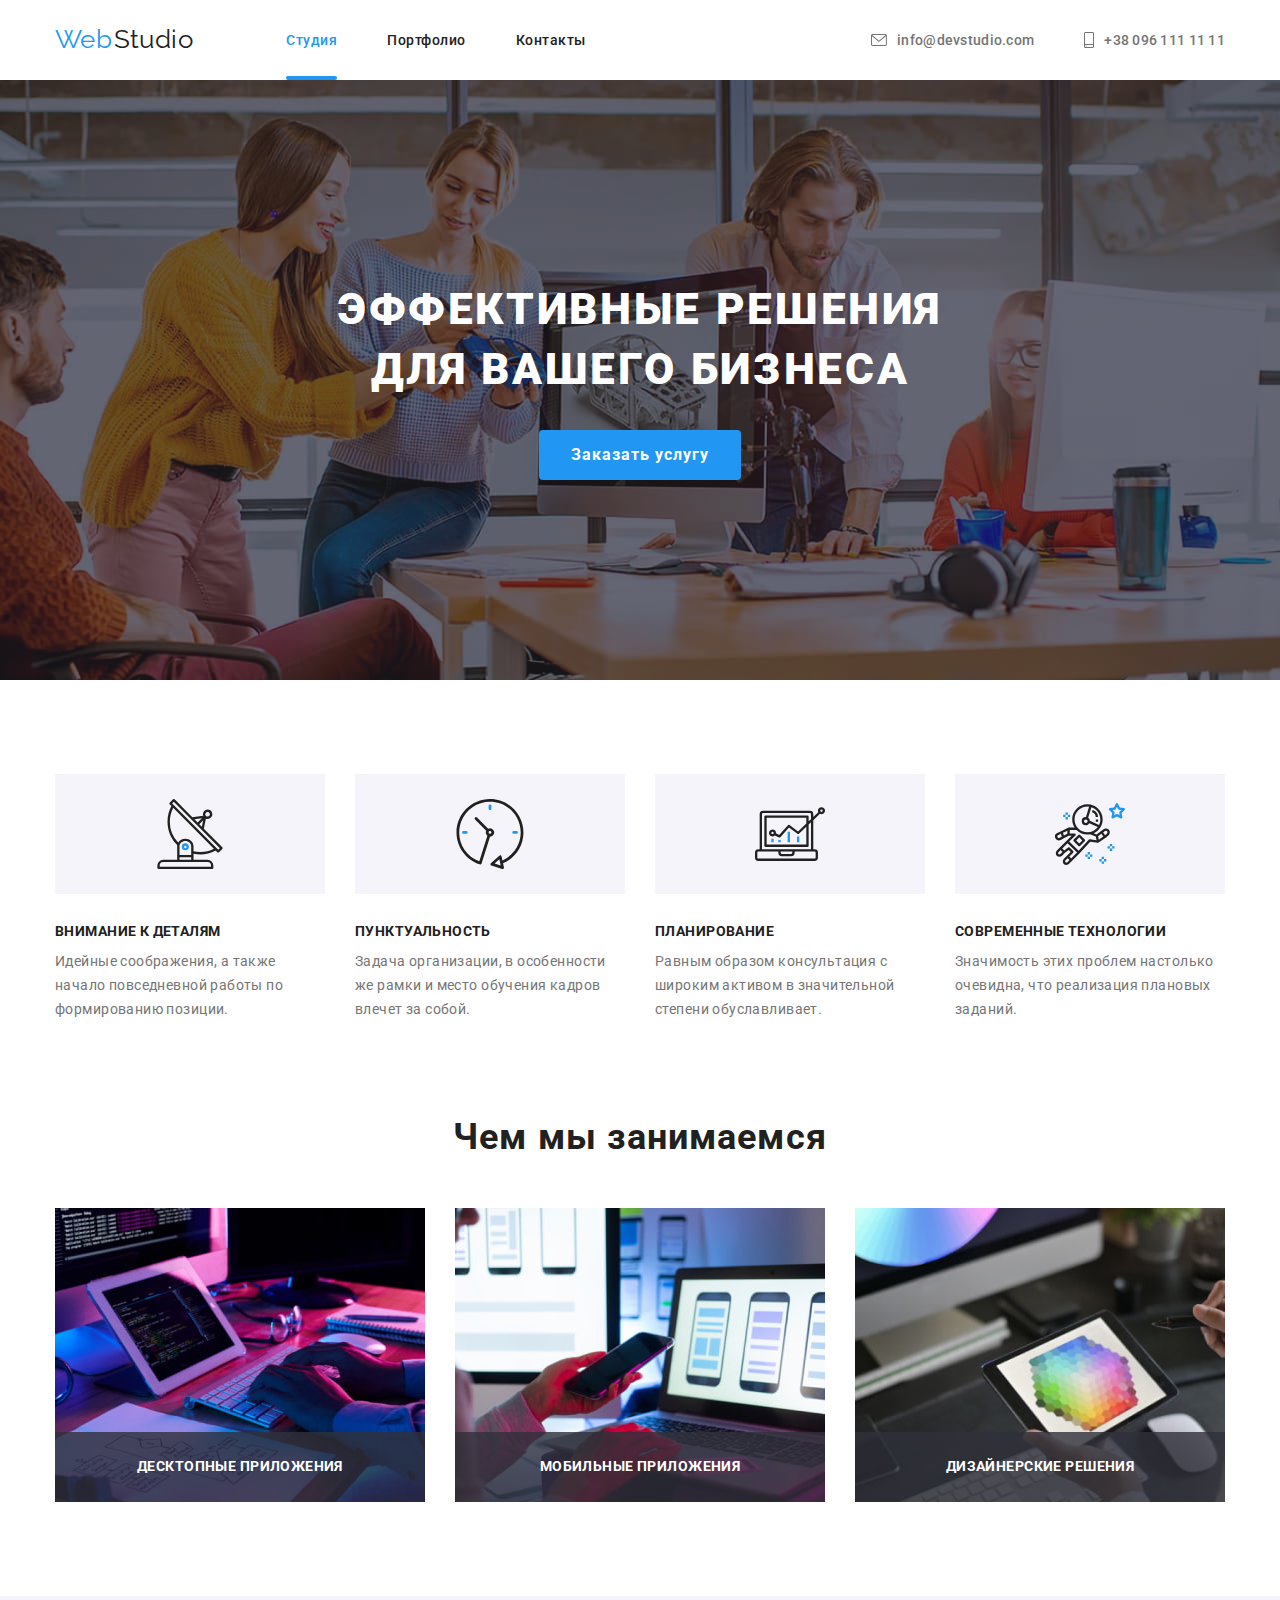
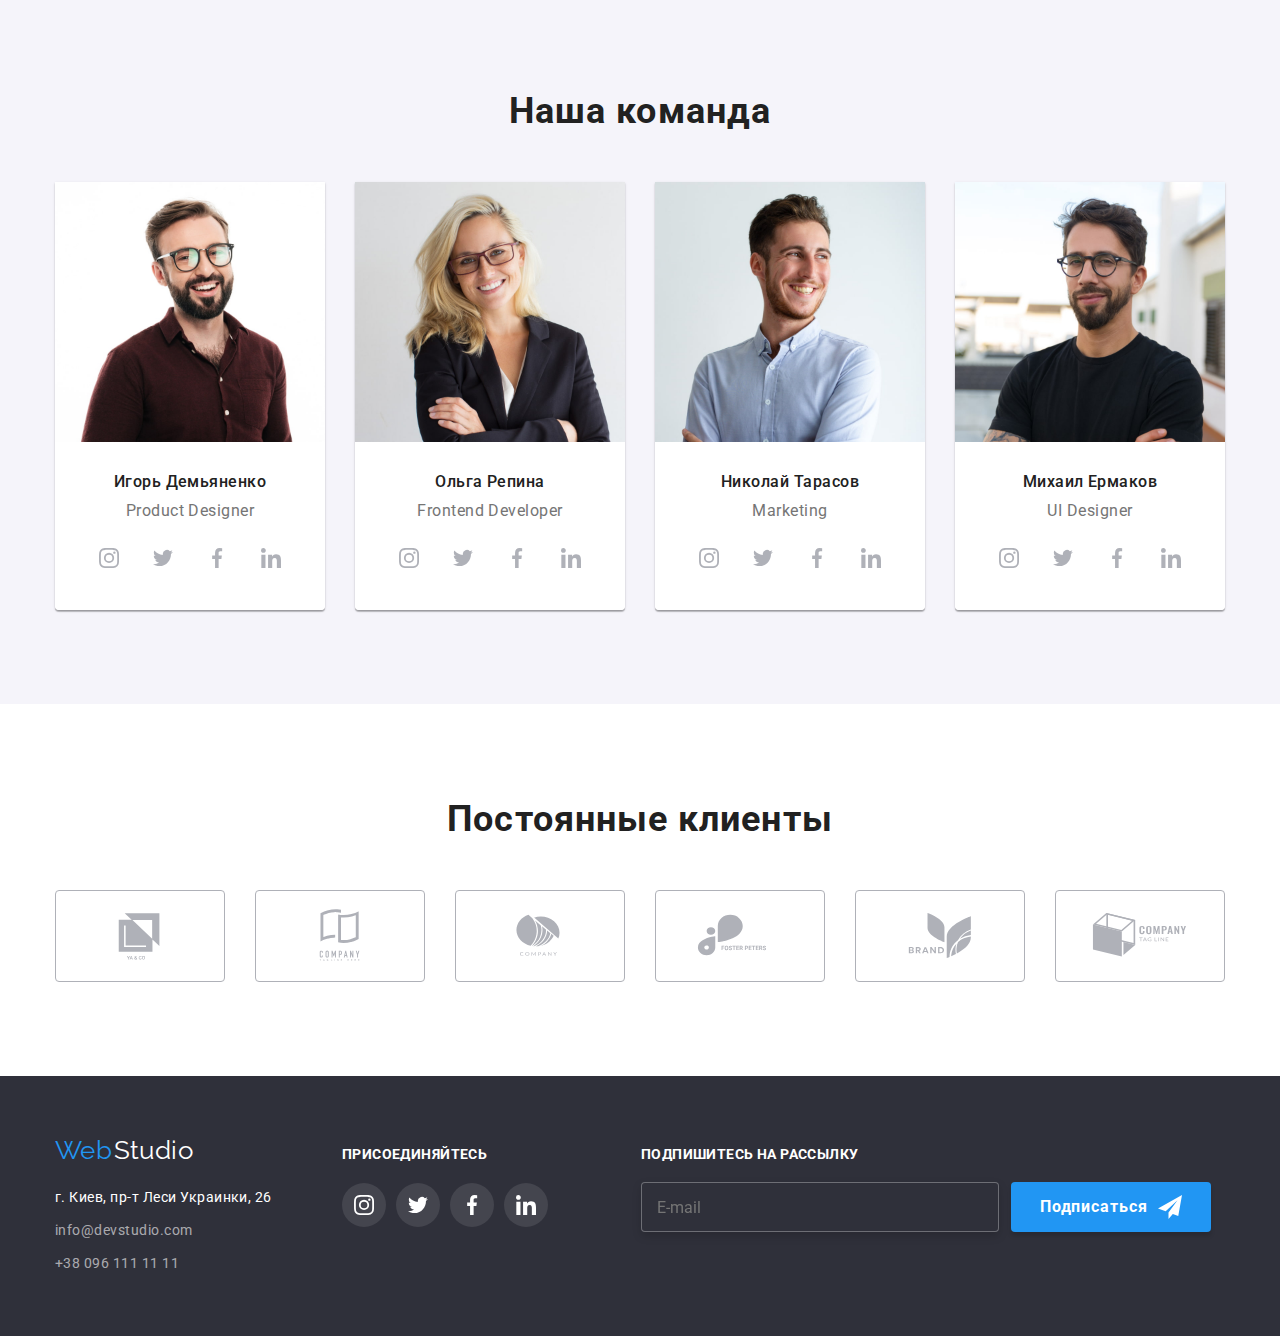
<file: index.html>
<!DOCTYPE html>
<html lang="ru">
  <head>
    <meta charset="UTF-8" />
    <meta http-equiv="X-UA-Compatible" content="IE=edge" />
    <meta name="viewport" content="width=device-width, initial-scale=1.0" />
    <title>WebStudio</title>
    <link
      href="https://fonts.googleapis.com/css2?family=Raleway:wght@700&family=Roboto:wght@400;500;700;900&display=swap"
      rel="stylesheet"
    />
    <link
      rel="stylesheet"
      href="https://cdnjs.cloudflare.com/ajax/libs/modern-normalize/1.0.0/modern-normalize.min.css"
    />
    <link rel="stylesheet" href="css/main.min.css"
  </head>
  <!-- Project Body -->
  <body>
    <!-- Header -->
    <header class="page-header">
      <div class="container page-header__container">
        <!-- Navigation -->
        <nav class="site-nav">
          <a href="index.html" class="logo">
            <span class="logo__item">
              Web
            </span>
            Studio
          </a>
          <ul class="site-nav__list">
            <li class="site-nav__item">
              <a class="site-nav__link site-nav__link--active" href="./index.html">Студия</a>
            </li>
            <li class="site-nav__item">
              <a class="site-nav__link" href="./portfolio.html">Портфолио</a>
            </li>
            <li class="site-nav__item">
              <a class="site-nav__link">Контакты</a>
            </li>
          </ul>
        </nav>
        <ul class="contacts-list">
          <li class="contacts-list__item">
            <a class="contacts-list__link" href="mailto:info@devstudio.com">
              <svg class="contacts-list__mail-icon">
                <use href="./images/sprite.svg#envelope"></use>
              </svg>
              info@devstudio.com
            </a>
          </li>
          <li class="contacts-list__item">
            <a class="contacts-list__link" href="tel:+380961111111">
              <svg class="contacts-list__tel-icon">
                <use href="./images/sprite.svg#smartphone"></use>
              </svg>
              +38 096 111 11 11
            </a>
          </li>
        </ul>
      </div>
    </header>
    <!-- Main Content -->
    <main>
      <!-- Hero Section -->
      <section class="hero">
        <div class="container">
          <h1 class="hero__title">
            Эффективные решения
            <br />
            для вашего бизнеса
          </h1>
          <button data-modal-open type="button" class="hero__button">Заказать услугу</button>
        </div>
      </section>
      <section class="feature-section">
        <!-- Feature Section -->
        <div class="container">
          <ul class="feature-list">
            <li class="feature-list__item">
              <div class="feature-list__icon-wrapper">
                <svg width="70" height="70">
                  <use href="./images/sprite.svg#antenna"></use>
                </svg>
              </div>
              <h3 class="feature-list__title">Внимание к деталям</h3>
              <p class="feature-list__description">
                Идейные соображения, а также начало повседневной работы по
                формированию позиции.
              </p>
            </li>
            <li class="feature-list__item">
              <div class="feature-list__icon-wrapper">
                <svg width="70" height="70">
                  <use href="./images/sprite.svg#clock"></use>
                </svg>
              </div>
              <h3 class="feature-list__title">Пунктуальность</h3>
              <p class="feature-list__description">
                Задача организации, в особенности же рамки и место обучения
                кадров влечет за собой.
              </p>
            </li>
            <li class="feature-list__item">
              <div class="feature-list__icon-wrapper">
                <svg width="70" height="70">
                  <use href="./images/sprite.svg#diagram"></use>
                </svg>
              </div>
              <h3 class="feature-list__title">Планирование</h3>
              <p class="feature-list__description">
                Равным образом консультация с широким активом в значительной
                степени обуславливает.
              </p>
            </li>
            <li class="feature-list__item">
              <div class="feature-list__icon-wrapper">
                <svg width="70" height="70">
                  <use href="./images/sprite.svg#astronaut"></use>
                </svg>
              </div>
              <h3 class="feature-list__title">Современные технологии</h3>
              <p class="feature-list__description">
                Значимость этих проблем настолько очевидна, что реализация
                плановых заданий.
              </p>
            </li>
          </ul>
        </div>
      </section>
      <!-- About Section -->
      <section class="about-section">
        <div class="container">
          <h2 class="section-title">Чем мы занимаемся</h2>
          <ul class="about-list">

            <li class="about-list__item">
              <div class="about-list__thumb">
                <img
                src="./images/image01.jpg"
                alt="Десктопные приложения"
                height="294"
                width="370"
                />
                <div class="about-list__text-wrapper">
                  <p class="about-list__text-position">Десктопные приложения</p>
                </div>
              </div>
            </li>

            <li class="about-list__item">
              <div class="about-list__thumb">
                <img
                src="./images/image02.jpg"
                alt="Мобильные приложения"
                height="294"
                width="370"
                />
                <div class="about-list__text-wrapper">
                  <p class="about-list__text-position">Мобильные приложения</p>
                </div>
              </div>
            </li>

            <li class="about-list__item">
              <div class="about-list__thumb">
                <img
                src="./images/image03.jpg"
                alt="Дизайнерские решения"
                height="294"
                width="370"
                />
                <div class="about-list__text-wrapper">
                  <p class="about-list__text-position">Дизайнерские решения</p>
                </div>
              </div>
            </li>

          </ul>
        </div>
      </section>
      <!-- Team Section -->
      <section class="team-section team-section--centered">
        <div class="container">
          <h2 class="section-title">Наша команда</h2>
          <!-- Team Card Set -->
          <ul class="team-list">
            <!-- Team member one -->
            <li class="team-list__item">
              <img
                class="team-list__card-image"
                src="./images/img-card-01.jpg"
                alt="Product Designer"
                height="260"
                width="270"
              />
              <div class="team-list__wrapper">
                <h3 class="team-list__title-name">Игорь Демьяненко</h3>
                <p class="team-list__profession">Product Designer</p>
                <!-- Social Media -->
                <ul class="social-media">
                  <li class="social-media__item">
                    <a class="social-media__link" href="">
                      <svg class="social-media__icon">
                        <use href="./images/sprite.svg#instagram"></use>
                      </svg>
                    </a>
                  </li>
                  <li class="social-media__item">
                    <a class="social-media__link" href="">
                      <svg class="social-media__icon">
                        <use href="./images/sprite.svg#twitter"></use>
                      </svg>
                    </a>
                  </li>
                  <li class="social-media__item">
                    <a class="social-media__link" href="">
                      <svg class="social-media__icon">
                        <use href="./images/sprite.svg#facebook"></use>
                      </svg>
                    </a>
                  </li>
                  <li class="social-media__item">
                    <a class="social-media__link" href="">
                      <svg class="social-media__icon">
                        <use href="./images/sprite.svg#linkedin"></use>
                      </svg>
                    </a>
                  </li>
                </ul>
              </div>
            </li>
            <!-- Team member two -->
            <li class="team-list__item">
              <img
                class="team-list__card-image"
                src="./images/img-card-02.jpg"
                alt="Product Designer"
                height="260"
                width="270"
              />
              <div class="team-list__wrapper">
                <h3 class="team-list__title-name">Ольга Репина</h3>
                <p class="team-list__profession">Frontend Developer</p>
                <!-- Social Media -->
                <ul class="social-media">
                  <li class="social-media__item">
                    <a class="social-media__link social-media__link--team-sm" href="">
                      <svg class="social-media__icon">
                        <use href="./images/sprite.svg#instagram"></use>
                      </svg>
                    </a>
                  </li>
                  <li class="social-media__item">
                    <a class="social-media__link" href="">
                      <svg class="social-media__icon">
                        <use href="./images/sprite.svg#twitter"></use>
                      </svg>
                    </a>
                  </li>
                  <li class="social-media__item">
                    <a class="social-media__link" href="">
                      <svg class="social-media__icon">
                        <use href="./images/sprite.svg#facebook"></use>
                      </svg>
                    </a>
                  </li>
                  <li class="social-media__item">
                    <a class="social-media__link" href="">
                      <svg class="social-media__icon">
                        <use href="./images/sprite.svg#linkedin"></use>
                      </svg>
                    </a>
                  </li>
                </ul>
              </div>
            </li>
            <!-- Team member three -->
            <li class="team-list__item">
              <img
                class="team-list__card-image"
                src="./images/img-card-03.jpg"
                alt="Product Designer"
                height="260"
                width="270"
              />
              <div class="team-list__wrapper">
                <h3 class="team-list__title-name">Николай Тарасов</h3>
                <p class="team-list__profession">Marketing</p>
                <!-- Social Media -->
                <ul class="social-media">
                  <li class="social-media__item">
                    <a class="social-media__link social-media__link--team-sm" href="">
                      <svg class="social-media__icon">
                        <use href="./images/sprite.svg#instagram"></use>
                      </svg>
                    </a>
                  </li>
                  <li class="social-media__item">
                    <a class="social-media__link" href="">
                      <svg class="social-media__icon">
                        <use href="./images/sprite.svg#twitter"></use>
                      </svg>
                    </a>
                  </li>
                  <li class="social-media__item">
                    <a class="social-media__link" href="">
                      <svg class="social-media__icon">
                        <use href="./images/sprite.svg#facebook"></use>
                      </svg>
                    </a>
                  </li>
                  <li class="social-media__item">
                    <a class="social-media__link" href="">
                      <svg class="social-media__icon">
                        <use href="./images/sprite.svg#linkedin"></use>
                      </svg>
                    </a>
                  </li>
                </ul>
              </div>
            </li>
            <!-- Team member four -->
            <li class="team-list__item">
              <img
                class="team-list__card-image"
                src="./images/img-card-04.jpg"
                alt="Product Designer"
                height="260"
                width="270"
              />
              <div class="team-list__wrapper">
                <h3 class="team-list__title-name">Михаил Ермаков</h3>
                <p class="team-list__profession">UI Designer</p>
                <!-- Social Media -->
                <ul class="social-media">
                  <li class="social-media__item">
                    <a class="social-media__link social-media__link--team-sm" href="">
                      <svg class="social-media__icon">
                        <use href="./images/sprite.svg#instagram"></use>
                      </svg>
                    </a>
                  </li>
                  <li class="social-media__item">
                    <a class="social-media__link" href="">
                      <svg class="social-media__icon">
                        <use href="./images/sprite.svg#twitter"></use>
                      </svg>
                    </a>
                  </li>
                  <li class="social-media__item">
                    <a class="social-media__link" href="">
                      <svg class="social-media__icon">
                        <use href="./images/sprite.svg#facebook"></use>
                      </svg>
                    </a>
                  </li>
                  <li class="social-media__item">
                    <a class="social-media__link" href="">
                      <svg class="social-media__icon">
                        <use href="./images/sprite.svg#linkedin"></use>
                      </svg>
                    </a>
                  </li>
                </ul>
              </div>
            </li>
          </ul>
        </div>
      </section>
      <!-- Clients section -->
      <section class="clients-section">
        <div class="container">
          <h2 class="section-title">Постоянные клиенты</h2>
          <ul class="clients-list">
            <li class="clients-list__item">
              <a href="" class="clients-list__link">
                <svg class="clients-list__logo">
                  <use href="./images/sprite.svg#client-logo-a"></use>
                </svg>
              </a>
            </li>
            <li class="clients-list__item">
              <a href="" class="clients-list__link">
                <svg class="clients-list__logo">
                  <use href="./images/sprite.svg#client-logo-b"></use>
                </svg>
              </a>
            </li>
            <li class="clients-list__item">
              <a href="" class="clients-list__link">
                <svg class="clients-list__logo">
                  <use href="./images/sprite.svg#client-logo-c"></use>
                </svg>
              </a>
            </li>
            <li class="clients-list__item">
              <a href="" class="clients-list__link">
                <svg class="clients-list__logo">
                  <use href="./images/sprite.svg#client-logo-d"></use>
                </svg>
              </a>
            </li>
            <li class="clients-list__item">
              <a href="" class="clients-list__link">
                <svg class="clients-list__logo">
                  <use href="./images/sprite.svg#client-logo-e"></use>
                </svg>
              </a>
            </li>
            <li class="clients-list__item">
              <a href="" class="clients-list__link">
                <svg class="clients-list__logo">
                  <use href="./images/sprite.svg#client-logo-f"></use>
                </svg>
              </a>
            </li>
          </ul>
        </div>
      </section>
    </main>
    <!-- Footer -->
    <footer class="footer">
      <div class="container footer__container">
        <div>
          <a href="index.html" class="logo footer__logo">
            <span class="logo__item">
              Web
            </span>
            Studio
          </a>
          <!-- Address -->
          <address class="address">
            <div>
              <ul class="address__list">
                <li class="address__item">
                  <a class="address__link address__link--white" href="">г. Киев, пр-т Леси Украинки, 26</a>
                </li>
                <li class="address__item">
                  <a class="address__link" href="mailto:info@devstudio.com">
                    info@devstudio.com
                  </a>
                </li>
                <li class="address__item">
                  <a class="address__link" href="tel:+380961111111">
                    +38 096 111 11 11
                  </a>
                </li>
              </ul>
            </div>
        </div>
          <!--Social Media  -->
          <div class="footer__sm-wrapper">
            <p class="footer__sm-title">Присоединяйтесь</p>
            <ul class="social-media social-media--footer">
              <li class="social-media__item">
                <a href="" class="social-media__link social-media__link--footer">
                  <svg class="social-media__icon">
                    <use href="./images/sprite.svg#instagram"></use>
                  </svg>
                </a>
              </li>
              <li class="social-media__item">
                <a href="" class="social-media__link social-media__link--footer">
                  <svg class="social-media__icon">
                    <use href="./images/sprite.svg#twitter"></use>
                  </svg>
                </a>
              </li>
              <li class="social-media__item">
                <a href="" class="social-media__link social-media__link--footer">
                  <svg class="social-media__icon">
                    <use href="./images/sprite.svg#facebook"></use>
                  </svg>
                </a>
              </li>
              <li class="social-media__item">
                <a href="" class="social-media__link social-media__link--footer">
                  <svg class="social-media__icon">
                    <use href="./images/sprite.svg#linkedin"></use>
                  </svg>
                </a>
              </li>
            </ul>
          </div>
        </address>
        <!-- Follow -->
        <div class="subscribe">
          <p class="subscribe__text">Подпишитесь на рассылку</p>
          <form class="subscribe__form" name="subscribe-form" autocomplete="on">
            <label class="subscribe__label">
              <input class="subscribe__input" type="email" name="email" placeholder="E-mail">
            </label>
            <button class="subscribe__button" type="submit">Подписаться
            <svg class="subscribe__icon" width="24px" height="24px">
              <use href="./images/sprite.svg#subscribe-icon"></use>
            </svg>
            </button>
          </form>
        </div>
      </div>
    </footer>
    <!-- Backdrop -->
    <div data-modal class="backdrop backdrop--is-hidden">
      <!-- Modal Window -->
      <div class="modal">
        <div class="modal__container">
          <b class="modal__text">Оставьте свои данные, мы вам перезвоним</b>
          <form class="modal-form" name="request-form">
            <label class="modal-form__label">
              <span class="modal-form__label-text">
                Имя
              </span>
              <input class="modal-form__input" type="text" name="name">
                <svg class="modal-form__icon" width="12" height="12" >
                  <use href="./images/sprite.svg#person-icon"></use>
                </svg>
            </label>
            <label class="modal-form__label">
              <span class="modal-form__label-text">
                Телефон
              </span>
              <input class="modal-form__input" type="tel" name="phone-number">
              <svg class="modal-form__icon" width="13" height="13" >
                <use href="./images/sprite.svg#phone-icon"></use>
              </svg> 
            </label>
            <label class="modal-form__label">
              <span class="modal-form__label-text">
                Почта
              </span>
              <input class="modal-form__input" type="email" name="email">
              <svg class="modal-form__icon" width="15" height="12" >
                <use href="./images/sprite.svg#modal-icon__email"></use>
              </svg> 
            </label>
            <span class="modal-form__label-text">
              Комментарий
            </span>
            <textarea class="modal-form__comment-section" placeholder="Введите текст" name="" id="comment"></textarea>
            <label class="modal-form__agreement-label" name="agreement">
              <input class="modal-form__agreement-checkbox" type="checkbox" name="agreement">
              <span class="modal-form__checkbox-icon"></span>
              Соглашаюсь с рассылкой и принимаю <a class="agreement-link" href="">Условия договора</a>
            </label>
            <button class="modal-button" type="submit">
              <span class="modal-button__text">Отправить</span>
            </button>
          </form>
          <button class=close-button data-modal-close type="button">
            <svg class="close-svg" height="18px" width="18px">
              <use href="./images/sprite.svg#close-icon"></use>
            </svg>
          </button>
        </div>
      </div>
    </div>
    <!-- JavaScript -->
    <script src="./js/modal.js"></script>
  </body>
</html>
</file>
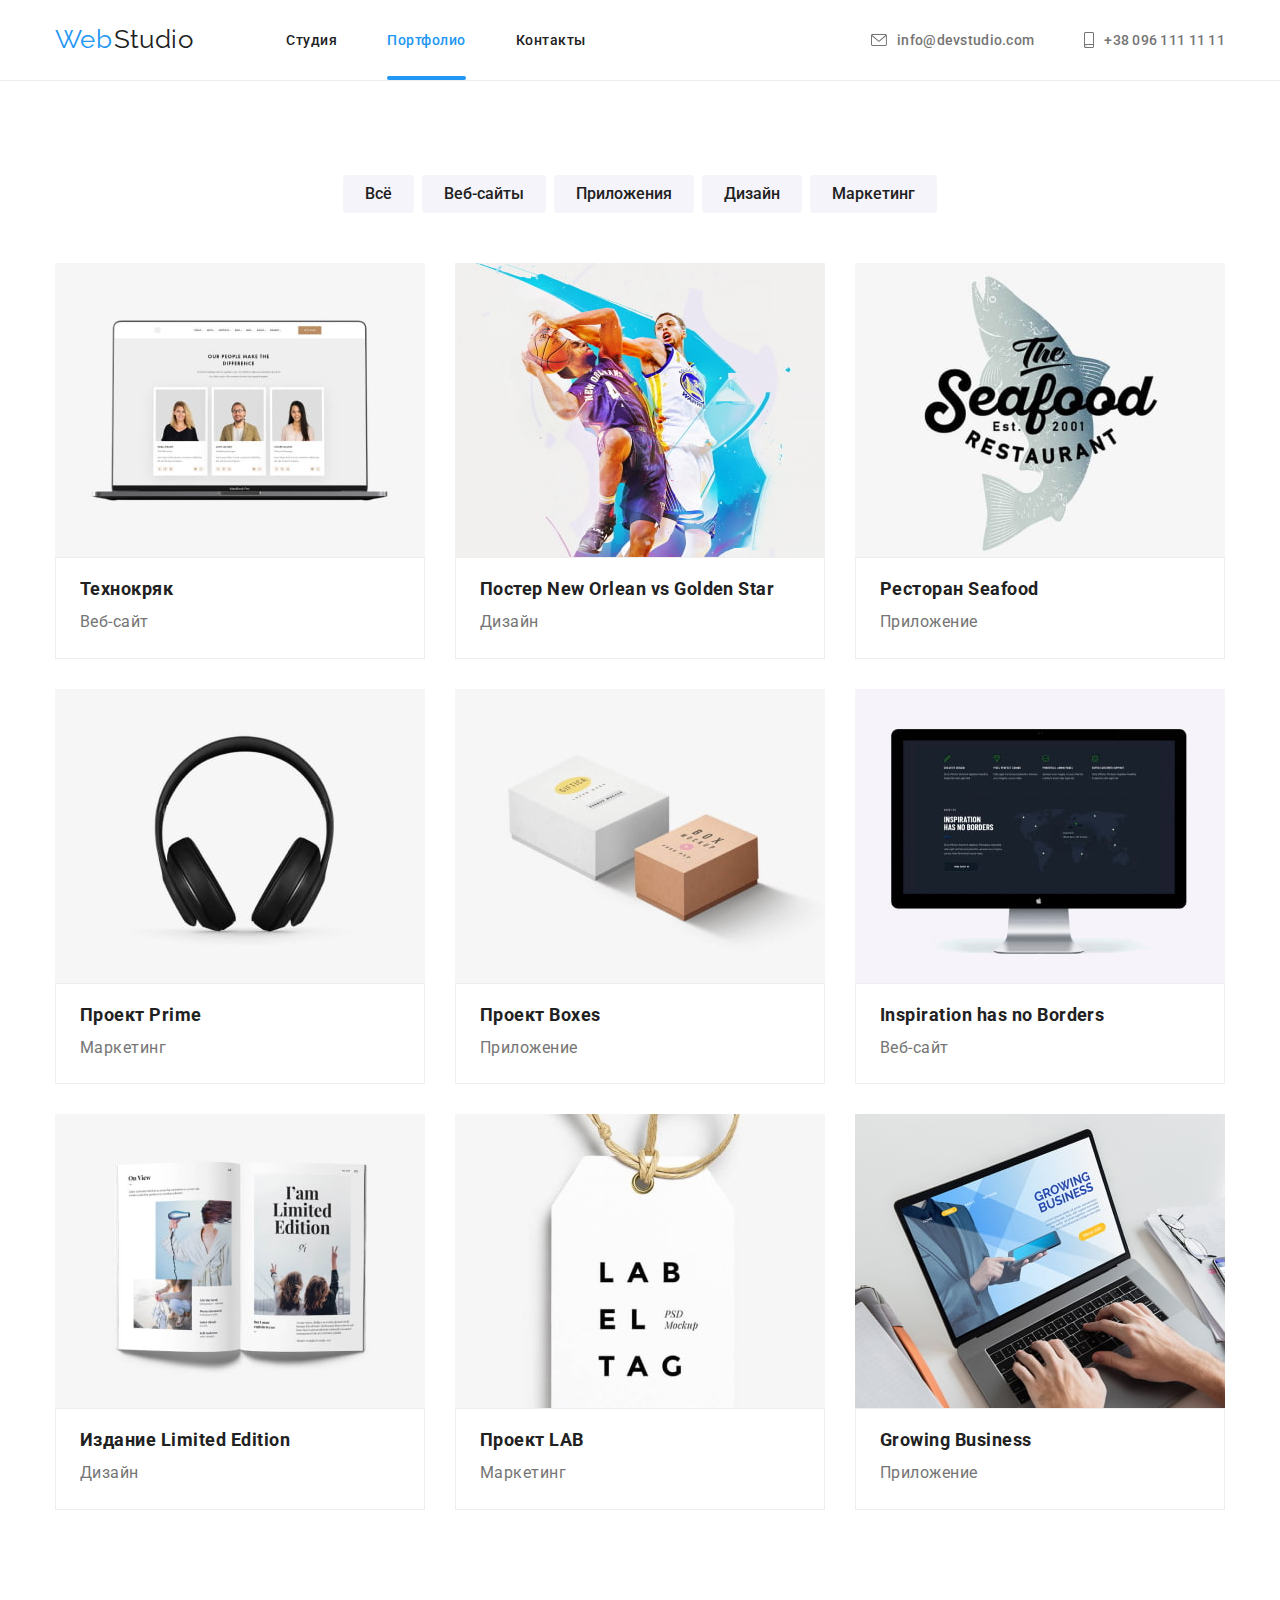
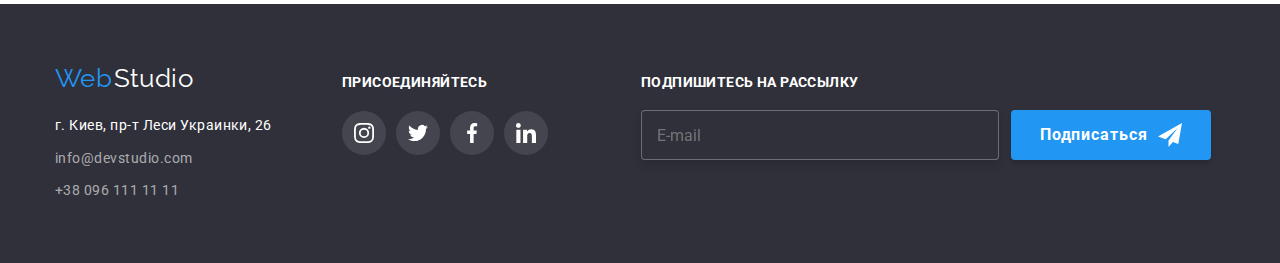
<file: portfolio.html>
<!DOCTYPE html>
<html lang="ru">
  <head>
    <meta charset="UTF-8" />
    <meta http-equiv="X-UA-Compatible" content="IE=edge" />
    <meta name="viewport" content="width=device-width, initial-scale=1.0" />
    <title>WebStudio</title>
    <link rel="preconnect" href="https://fonts.gstatic.com" />
    <link
      href="https://fonts.googleapis.com/css2?family=Raleway:wght@700&family=Roboto:wght@400;500;700;900&display=swap"
      rel="stylesheet"
    />
    <link
      rel="stylesheet"
      href="https://cdnjs.cloudflare.com/ajax/libs/modern-normalize/1.0.0/modern-normalize.min.css"
    />
    <link rel="stylesheet" href="css/main.min.css" />
  </head>
  <!-- Project Body -->
  <body>
    <!-- Header -->
    <header class="page-header page-header--line">
      <div class="container page-header__container">
        <!-- Navigation -->
        <nav class="site-nav">
          <a href="index.html" class="logo">
            <span class="logo__item">
              Web
            </span>
            Studio
          </a>
          <ul class="site-nav__list">
            <li class="site-nav__item">
              <a class="site-nav__link " href="./index.html">Студия</a>
            </li>
            <li class="site-nav__item">
              <a class="site-nav__link site-nav__link--active" href="./portfolio.html">Портфолио</a>
            </li>
            <li class="site-nav__item">
              <a class="site-nav__link">Контакты</a>
            </li>
          </ul>
        </nav>
        <ul class="contacts-list">
          <li class="contacts-list__item">
            <a class="contacts-list__link" href="mailto:info@devstudio.com">
              <svg class="contacts-list__mail-icon">
                <use href="./images/sprite.svg#envelope"></use>
              </svg>
              info@devstudio.com
            </a>
          </li>
          <li class="contacts-list__item">
            <a class="contacts-list__link" href="tel:+380961111111">
              <svg class="contacts-list__tel-icon">
                <use href="./images/sprite.svg#smartphone"></use>
              </svg>
              +38 096 111 11 11
            </a>
          </li>
        </ul>
      </div>
    </header>
    <!-- Main content -->
    <main>
      <section class="products">
        <div class="container">
          <!-- Filter Buttons -->
          <ul class="filters">
            <li class="filters__item">
              <button type="button" class="filters__button">Всё</button>
            </li>
            <li class="filters__item">
              <button type="button" class="filters__button">Веб-сайты</button>
            </li>
            <li class="filters__item">
              <button type="button" class="filters__button">Приложения</button>
            </li>
            <li class="filters__item">
              <button type="button" class="filters__button">Дизайн</button>
            </li>
            <li class="filters__item">
              <button type="button" class="filters__button">Маркетинг</button>
            </li>
          </ul>
          <!-- Products List -->
          <ul class="product-list">

            <li class="product-list__item">
              <article class="product-list__reuseable">
                  <div class="product-list__thumb">
                    <img
                    class="product-list__card-image"
                    src="./images-portfolio/img01.jpg"
                    alt="Технокряк"
                    width="370"
                    />
                    <div class="product-list__overlay">
                      <p class="product-list__text">
                        Технокряк это современная площадка распространения коронавируса. 
                        Компании используют эту платформу для цифрового шпионажа и атак
                        на защищённые сервера конкурентов.
                      </p>
                    </div>
                  </div>
                  <div class="product-list__card">
                    <h3 class="product-list__title">Технокряк</h3>
                    <p class="product-list__category">Веб-сайт</p>
                  </div>
              </article>
            </li>
            <li class="product-list__item">
              <article class="product-list__reuseable">
                  <div class="product-list__thumb">
                    <img
                    class="product-list__card-image"
                    src="./images-portfolio/img02.jpg"
                    alt="Постер New Orlean vs Golden Star"
                    width="370"
                    />
                    <div class="product-list__overlay">
                      <p class="product-list__text">
                        Технокряк это современная площадка распространения коронавируса. 
                        Компании используют эту платформу для цифрового шпионажа и атак
                        на защищённые сервера конкурентов.
                      </p>
                    </div>
                  </div>
                  <div class="product-list__card">
                    <h3 class="product-list__title">Постер New Orlean vs Golden Star</h3>
                    <p class="product-list__category">Дизайн</p>
                  </div>
              </article>
            </li>
            <li class="product-list__item">
              <article class="product-list__reuseable">
                  <div class="product-list__thumb">
                    <img
                    class="product-list__card-image"
                    src="./images-portfolio/img03.jpg"
                    alt="Ресторан Seafood"
                    width="370"
                    />
                    <div class="product-list__overlay">
                      <p class="product-list__text">
                        Технокряк это современная площадка распространения коронавируса. 
                        Компании используют эту платформу для цифрового шпионажа и атак
                        на защищённые сервера конкурентов.
                      </p>
                    </div>
                  </div>
                  <div class="product-list__card">
                    <h3 class="product-list__title">Ресторан Seafood</h3>
                    <p class="product-list__category">Приложение</p>
                  </div>
              </article>
            </li>
            <li class="product-list__item">
              <article class="product-list__reuseable">
                  <div class="product-list__thumb">
                    <img
                    class="product-list__card-image"
                    src="./images-portfolio/img04.jpg"
                    alt="Проект Prime"
                    width="370"
                    />
                    <div class="product-list__overlay">
                      <p class="product-list__text">
                        Технокряк это современная площадка распространения коронавируса. 
                        Компании используют эту платформу для цифрового шпионажа и атак
                        на защищённые сервера конкурентов.
                      </p>
                    </div>
                  </div>
                  <div class="product-list__card">
                    <h3 class="product-list__title">Проект Prime</h3>
                    <p class="product-list__category">Маркетинг</p>
                  </div>
              </article>
            </li>
            <li class="product-list__item">
              <article class="product-list__reuseable">
                  <div class="product-list__thumb">
                    <img
                    class="product-list__card-image"
                    src="./images-portfolio/img05.jpg"
                    alt="Проект Boxes"
                    width="370"
                    />
                    <div class="product-list__overlay">
                      <p class="product-list__text">
                        Технокряк это современная площадка распространения коронавируса. 
                        Компании используют эту платформу для цифрового шпионажа и атак
                        на защищённые сервера конкурентов.
                      </p>
                    </div>
                  </div>
                  <div class="product-list__card">
                    <h3 class="product-list__title">Проект Boxes</h3>
                    <p class="product-list__category">Приложение</p>
                  </div>
              </article>
            </li>
            <li class="product-list__item">
              <article class="product-list__reuseable">
                  <div class="product-list__thumb">
                    <img
                    class="product-list__card-image"
                    src="./images-portfolio/img06.jpg"
                    alt="Inspiration has no Borders"
                    width="370"
                    />
                    <div class="product-list__overlay">
                      <p class="product-list__text">
                        Технокряк это современная площадка распространения коронавируса. 
                        Компании используют эту платформу для цифрового шпионажа и атак
                        на защищённые сервера конкурентов.
                      </p>
                    </div>
                  </div>
                  <div class="product-list__card">
                    <h3 class="product-list__title">Inspiration has no Borders</h3>
                    <p class="product-list__category">Веб-сайт</p>
                  </div>
              </article>
            </li>
            <li class="product-list__item">
              <article class="product-list__reuseable">
                  <div class="product-list__thumb">
                    <img
                    class="product-list__card-image"
                    src="./images-portfolio/img07.jpg"
                    alt="Издание Limited Edition"
                    width="370"
                    />
                    <div class="product-list__overlay">
                      <p class="product-list__text">
                        Технокряк это современная площадка распространения коронавируса. 
                        Компании используют эту платформу для цифрового шпионажа и атак
                        на защищённые сервера конкурентов.
                      </p>
                    </div>
                  </div>
                  <div class="product-list__card">
                    <h3 class="product-list__title">Издание Limited Edition</h3>
                    <p class="product-list__category">Дизайн</p>
                  </div>
              </article>
            </li>
            <li class="product-list__item">
              <article class="product-list__reuseable">
                  <div class="product-list__thumb">
                    <img
                    class="product-list__card-image"
                    src="./images-portfolio/img08.jpg"
                    alt="Проект LAB"
                    width="370"
                    />
                    <div class="product-list__overlay">
                      <p class="product-list__text">
                        Технокряк это современная площадка распространения коронавируса. 
                        Компании используют эту платформу для цифрового шпионажа и атак
                        на защищённые сервера конкурентов.
                      </p>
                    </div>
                  </div>
                  <div class="product-list__card">
                    <h3 class="product-list__title">Проект LAB</h3>
                    <p class="product-list__category">Маркетинг</p>
                  </div>
              </article>
            </li>
            <li class="product-list__item">
              <article class="product-list__reuseable">
                  <div class="product-list__thumb">
                    <img
                    class="product-list__card-image"
                    src="./images-portfolio/img09.jpg"
                    alt="Growing Business"
                    width="370"
                    />
                    <div class="product-list__overlay">
                      <p class="product-list__text">
                        Технокряк это современная площадка распространения коронавируса. 
                        Компании используют эту платформу для цифрового шпионажа и атак
                        на защищённые сервера конкурентов.
                      </p>
                    </div>
                  </div>
                  <div class="product-list__card">
                    <h3 class="product-list__title">Growing Business</h3>
                    <p class="product-list__category">Приложение</p>
                  </div>
              </article>
            </li>
          </ul>
        </div>
      </section>
    </main>
    <!-- Footer -->
    <footer class="footer">
      <div class="container footer__container">
        <div>
          <a href="index.html" class="logo footer__logo">
            <span class="logo__item">
              Web
            </span>
            Studio
          </a>
          <!-- Address -->
          <address class="address">
            <div>
              <ul class="address__list">
                <li class="address__item">
                  <a class="address__link address__link--white" href="">г. Киев, пр-т Леси Украинки, 26</a>
                </li>
                <li class="address__item">
                  <a class="address__link" href="mailto:info@devstudio.com">
                    info@devstudio.com
                  </a>
                </li>
                <li class="address__item">
                  <a class="address__link" href="tel:+380961111111">
                    +38 096 111 11 11
                  </a>
                </li>
              </ul>
            </div>
        </div>
          <!--Social Media  -->
          <div class="footer__sm-wrapper">
            <p class="footer__sm-title">Присоединяйтесь</p>
            <ul class="social-media social-media--footer">
              <li class="social-media__item">
                <a href="" class="social-media__link social-media__link--footer">
                  <svg class="social-media__icon">
                    <use href="./images/sprite.svg#instagram"></use>
                  </svg>
                </a>
              </li>
              <li class="social-media__item">
                <a href="" class="social-media__link social-media__link--footer">
                  <svg class="social-media__icon">
                    <use href="./images/sprite.svg#twitter"></use>
                  </svg>
                </a>
              </li>
              <li class="social-media__item">
                <a href="" class="social-media__link social-media__link--footer">
                  <svg class="social-media__icon">
                    <use href="./images/sprite.svg#facebook"></use>
                  </svg>
                </a>
              </li>
              <li class="social-media__item">
                <a href="" class="social-media__link social-media__link--footer">
                  <svg class="social-media__icon">
                    <use href="./images/sprite.svg#linkedin"></use>
                  </svg>
                </a>
              </li>
            </ul>
          </div>
        </address>
        <!-- Follow -->
        <div class="subscribe">
          <p class="subscribe__text">Подпишитесь на рассылку</p>
          <form class="subscribe__form" name="subscribe-form" autocomplete="on">
            <label class="subscribe__label">
              <input class="subscribe__input" type="email" name="email" placeholder="E-mail">
            </label>
            <button class="subscribe__button" type="submit">Подписаться
            <svg class="subscribe__icon" width="24px" height="24px">
              <use href="./images/sprite.svg#subscribe-icon"></use>
            </svg>
            </button>
          </form>
        </div>
      </div>
    </footer>
  </body>
</html>
</file>
<file: css/main.min.css>
/*! modern-normalize v1.1.0 | MIT License | https://github.com/sindresorhus/modern-normalize */*,::before,::after{-webkit-box-sizing:border-box;box-sizing:border-box}html{line-height:1.15;-webkit-text-size-adjust:100%;-moz-tab-size:4;-o-tab-size:4;tab-size:4}body{margin:0;font-family:system-ui,-apple-system,"Segoe UI",Roboto,Helvetica,Arial,sans-serif,"Apple Color Emoji","Segoe UI Emoji"}hr{height:0;color:inherit}abbr[title]{-webkit-text-decoration:underline dotted;text-decoration:underline dotted}b,strong{font-weight:bolder}code,kbd,samp,pre{font-family:ui-monospace, SFMono-Regular, Consolas, 'Liberation Mono', Menlo, monospace;font-size:1em}small{font-size:80%}sub,sup{font-size:75%;line-height:0;position:relative;vertical-align:baseline}sub{bottom:-0.25em}sup{top:-0.5em}table{text-indent:0;border-color:inherit}button,input,optgroup,select,textarea{font-family:inherit;font-size:100%;line-height:1.15;margin:0}button,select{text-transform:none}button,[type='button'],[type='reset'],[type='submit']{-webkit-appearance:button}::-moz-focus-inner{border-style:none;padding:0}:-moz-focusring{outline:1px dotted ButtonText}:-moz-ui-invalid{box-shadow:none}legend{padding:0}progress{vertical-align:baseline}::-webkit-inner-spin-button,::-webkit-outer-spin-button{height:auto}[type='search']{-webkit-appearance:textfield;outline-offset:-2px}::-webkit-search-decoration{-webkit-appearance:none}::-webkit-file-upload-button{-webkit-appearance:button;font:inherit}summary{display:list-item}html{-webkit-box-sizing:border-box;box-sizing:border-box}*,*::before,*::after{-webkit-box-sizing:inherit;box-sizing:inherit}body{font-family:"Roboto",sans-serif;color:#757575;letter-spacing:0.03em}h1,h2,h3,h4,h5,h6,ul,p{margin-top:0px;margin-bottom:0px}ul{list-style:none;padding-left:0;padding-right:0}a{color:inherit;text-decoration:none}.container{width:1200px;padding-left:15px;padding-right:15px;margin:0 auto}.logo{font-family:"Raleway",sans-serif;font-size:26px;color:#212121;word-spacing:-0.4ch}.logo--white{color:#fff}.logo__item{color:#2196f3}.social-media{display:-webkit-box;display:-ms-flexbox;display:flex;-webkit-box-align:center;-ms-flex-align:center;align-items:center;-webkit-box-pack:center;-ms-flex-pack:center;justify-content:center;padding-right:32px;padding-left:32px}.social-media--footer{padding:0}.social-media__item{display:-webkit-box;display:-ms-flexbox;display:flex;border-radius:50%}.social-media__item:not(:last-child){margin-right:10px}.social-media__link{display:-webkit-box;display:-ms-flexbox;display:flex;-webkit-box-align:center;-ms-flex-align:center;align-items:center;-webkit-box-pack:center;-ms-flex-pack:center;justify-content:center;width:44px;height:44px;padding:12px 12px;fill:#afb1b8;border-radius:50%;background-color:#fff;-webkit-transition:fill 250ms cubic-bezier(0.4, 0, 0.2, 1),background-color 250ms cubic-bezier(0.4, 0, 0.2, 1);transition:fill 250ms cubic-bezier(0.4, 0, 0.2, 1),background-color 250ms cubic-bezier(0.4, 0, 0.2, 1)}.social-media__link:hover,.social-media__link:focus{fill:#fff;background-color:#2196f3}.social-media__link--footer{fill:#fff;border-radius:50%;background-color:rgba(255,255,255,0.1);-webkit-transition:background-color 250ms cubic-bezier(0.4, 0, 0.2, 1);transition:background-color 250ms cubic-bezier(0.4, 0, 0.2, 1)}.social-media__link--footer:hover,.social-media__link--footer:focus{background-color:#2196f3}.social-media__icon{width:20px;height:20px}.page-header{background:#fff}.page-header--line{border-bottom:1px solid #ececec}.page-header__container{display:-webkit-box;display:-ms-flexbox;display:flex}.site-nav{display:-webkit-box;display:-ms-flexbox;display:flex;-webkit-box-align:center;-ms-flex-align:center;align-items:center;min-height:80px}.site-nav__list{display:-webkit-box;display:-ms-flexbox;display:flex;margin-left:93px}.site-nav__item{color:#212121;font-weight:500;font-size:14px;line-height:1.17}.site-nav__item:not(:last-child){margin-right:50px}.site-nav__link{padding-top:32px;padding-bottom:32px;cursor:pointer;-webkit-transition:color 250ms cubic-bezier(0.4, 0, 0.2, 1);transition:color 250ms cubic-bezier(0.4, 0, 0.2, 1)}.site-nav__link:hover,.site-nav__link:focus{color:#2196f3}.site-nav__link--active{position:relative;color:#2196f3}.site-nav__link--active::after{content:"";display:block;position:absolute;bottom:0;left:0;width:100%;height:4px;border-radius:2px;background-color:#2196f3}.contacts-list{display:-webkit-box;display:-ms-flexbox;display:flex;-webkit-box-align:center;-ms-flex-align:center;align-items:center;-webkit-box-pack:center;-ms-flex-pack:center;justify-content:center;margin-left:auto;font-weight:500;font-size:14px;line-height:1.17;letter-spacing:0.02em}.contacts-list__item:not(:last-child){margin-right:50px}.contacts-list__link{display:-webkit-box;display:-ms-flexbox;display:flex;-webkit-box-align:center;-ms-flex-align:center;align-items:center;padding-top:32px;padding-bottom:32px;-webkit-transition:color 250ms cubic-bezier(0.4, 0, 0.2, 1);transition:color 250ms cubic-bezier(0.4, 0, 0.2, 1)}.contacts-list__link:hover,.contacts-list__link:focus{color:#2196f3}.contacts-list__mail-icon{display:-webkit-inline-box;display:-ms-inline-flexbox;display:inline-flex;width:16px;height:12px;margin-right:10px;fill:currentColor}.contacts-list__mail-icon:hover,.contacts-list__mail-icon:focus{fill:#2196f3}.contacts-list__tel-icon{display:-webkit-inline-box;display:-ms-inline-flexbox;display:inline-flex;width:10px;height:16px;margin-right:10px;fill:currentColor}.contacts-list__tel-icon:hover,.contacts-list__tel-icon:focus{fill:#2196f3}.hero{padding-top:200px;padding-bottom:200px;max-width:1600px;min-height:600px;margin-left:auto;margin-right:auto;text-align:center;background-color:#2f303a;background-image:-webkit-gradient(linear, left top, right top, from(rgba(47,48,58,0.4)), to(rgba(47,48,58,0.4))),url(../images/main-bg-image.jpg);background-image:linear-gradient(to right, rgba(47,48,58,0.4), rgba(47,48,58,0.4)),url(../images/main-bg-image.jpg);background-repeat:no-repeat;background-position:center;background-size:cover}.hero__title{margin-top:0px;margin-bottom:30px;color:#fff;font-weight:900;font-size:44px;line-height:1.36;letter-spacing:0.06em;text-transform:uppercase}.hero__button{padding:10px 32px;min-width:200px;height:50px;border-radius:4px;border:none;background:#2196f3;color:#fff;font-family:inherit;font-weight:700;font-size:16px;line-height:1.17;text-align:center;letter-spacing:0.06em;cursor:pointer}.feature-section{padding-top:94px;padding-bottom:94px}.feature-list{display:-webkit-box;display:-ms-flexbox;display:flex;-webkit-box-pack:center;-ms-flex-pack:center;justify-content:center;margin:0px;font-size:14px;line-height:1.7;letter-spacing:0.03em}.feature-list__item{width:270px;margin-right:30px}.feature-list__item:last-child{margin-right:0px}.feature-list__icon-wrapper{display:-webkit-box;display:-ms-flexbox;display:flex;-webkit-box-align:center;-ms-flex-align:center;align-items:center;-webkit-box-pack:center;-ms-flex-pack:center;justify-content:center;width:270px;height:120px;margin-bottom:30px;background-color:#f5f4fa}.feature-list__title{margin-bottom:10px;font-weight:700;font-size:14px;color:#212121;line-height:1.14;text-transform:uppercase}.feature-list__description{font-size:14px;line-height:1.7}.section-title{margin-bottom:50px;font-weight:700;font-size:36px;line-height:1.17;letter-spacing:0.03em;text-align:center;color:#212121}.about-list{display:-webkit-box;display:-ms-flexbox;display:flex;-webkit-box-pack:center;-ms-flex-pack:center;justify-content:center;padding-bottom:94px}.about-list__item:not(:last-child){margin-right:30px}.about-list__text-wrapper{position:absolute;bottom:0;left:0;padding-top:27px;padding-bottom:27px;width:100%;background-image:-webkit-gradient(linear, left top, right top, from(rgba(47,48,58,0.8)), to(rgba(47,48,58,0.8)));background-image:linear-gradient(to right, rgba(47,48,58,0.8), rgba(47,48,58,0.8))}.about-list__text-position{color:#fff;font-weight:700;font-size:14px;line-height:1.14;text-align:center;letter-spacing:0.03em;text-transform:uppercase}.about-list__thumb{position:relative;height:294px}.team-section{padding-top:94px;padding-bottom:94px;background-color:#f5f4fa}.team-section--centered{text-align:center}.team-list{display:-webkit-box;display:-ms-flexbox;display:flex}.team-list__item{-webkit-box-shadow:0px 1px 3px rgba(0,0,0,0.12),0px 1px 1px rgba(0,0,0,0.14),0px 2px 1px rgba(0,0,0,0.2);box-shadow:0px 1px 3px rgba(0,0,0,0.12),0px 1px 1px rgba(0,0,0,0.14),0px 2px 1px rgba(0,0,0,0.2);border-radius:0px 0px 4px 4px}.team-list__item:not(:last-child){margin-right:30px}.team-list__card-image{display:block}.team-list__wrapper{padding-top:30px;padding-bottom:30px;border-radius:0px 0px 4px 4px;background:#ffffff}.team-list__title-name{margin-bottom:10px;color:#212121;font-weight:500;font-size:16px;line-height:1.19;letter-spacing:0.03em}.team-list__profession{margin-bottom:16px;font-size:16px;line-height:1.19;letter-spacing:0.03em}.clients-section{padding-top:94px;padding-bottom:94px}.clients-list{display:-webkit-box;display:-ms-flexbox;display:flex;-webkit-box-pack:center;-ms-flex-pack:center;justify-content:center}.clients-list__item{display:-webkit-box;display:-ms-flexbox;display:flex;width:170px;height:92px}.clients-list__item:not(:last-child){margin-right:30px}.clients-list__link{display:-webkit-box;display:-ms-flexbox;display:flex;-webkit-box-align:center;-ms-flex-align:center;align-items:center;-webkit-box-pack:center;-ms-flex-pack:center;justify-content:center;width:100%;height:100%;border:1px solid;border-radius:4px;border-color:#afb1b8;-webkit-transition:border-color 250ms cubic-bezier(0.4, 0, 0.2, 1);transition:border-color 250ms cubic-bezier(0.4, 0, 0.2, 1)}.clients-list__link:hover,.clients-list__link:hover svg,.clients-list__link:focus,.clients-list__link:focus svg{border-color:#2196f3;fill:#2196f3}.clients-list__logo{width:106px;height:60px;fill:#afb1b8;-webkit-transition:fill 250ms cubic-bezier(0.4, 0, 0.2, 1);transition:fill 250ms cubic-bezier(0.4, 0, 0.2, 1)}.clients-list__logo:hover{fill:inherit}.footer{padding-top:60px;padding-bottom:60px;background:#2f303a}.footer__container{width:1200px;padding-left:15px;padding-right:15px;margin:0 auto;display:-webkit-box;display:-ms-flexbox;display:flex;-webkit-box-align:baseline;-ms-flex-align:baseline;align-items:baseline}.footer__logo{display:block;margin-bottom:20px;color:#fff}.footer__sm-wrapper{margin-left:70px}.footer__sm-title{margin-bottom:20px;font-weight:700;font-size:14px;line-height:1.14;letter-spacing:0.03em;text-transform:uppercase;font-style:normal;color:#fff}.address{display:-webkit-box;display:-ms-flexbox;display:flex}.address__list{font-style:normal;font-size:14px;line-height:1.71;color:var(--white-color)}.address__item:not(:last-child){margin-bottom:9px}.address__link{color:rgba(255,255,255,0.6)}.address__link--white{color:#fff}.subscribe{margin-left:93px}.subscribe__text{margin-bottom:20px;font-weight:700;font-size:14px;line-height:1.17;letter-spacing:0.03em;text-transform:uppercase;color:#fff}.subscribe__form{display:-webkit-box;display:-ms-flexbox;display:flex}.subscribe__input{margin-right:12px;padding:16px 15px 16px 15px;width:358px;height:50px;border:1px solid rgba(255,255,255,0.3);-webkit-box-sizing:border-box;box-sizing:border-box;-webkit-filter:drop-shadow(0px 4px 4px rgba(0,0,0,0.15));filter:drop-shadow(0px 4px 4px rgba(0,0,0,0.15));border-radius:4px;background-color:#2f303a;color:#fff}.subscribe__button{display:-webkit-box;display:-ms-flexbox;display:flex;-webkit-box-align:center;-ms-flex-align:center;align-items:center;-webkit-box-pack:center;-ms-flex-pack:center;justify-content:center;width:200px;height:50px;background:#2196f3;-webkit-box-shadow:0px 4px 4px rgba(0,0,0,0.15);box-shadow:0px 4px 4px rgba(0,0,0,0.15);border-radius:4px;border:none;cursor:pointer;color:#fff;text-align:center;letter-spacing:0.06em;font-weight:700;font-size:16px}.subscribe__icon{margin-left:10px}.backdrop{position:fixed;top:0;left:0;width:100%;height:100%;background-color:rgba(0,0,0,0.2);opacity:1;-webkit-transition:opacity 250ms cubic-bezier(0.4, 0, 0.2, 1);transition:opacity 250ms cubic-bezier(0.4, 0, 0.2, 1)}.backdrop--is-hidden{opacity:0;pointer-events:none}.modal{position:absolute;top:50%;left:50%;min-width:528px;min-height:581px;background-color:#fff;border-radius:4px;-webkit-box-shadow:0px 1px 3px rgba(0,0,0,0.12),0px 1px 1px rgba(0,0,0,0.14),0px 2px 1px rgba(0,0,0,0.2);box-shadow:0px 1px 3px rgba(0,0,0,0.12),0px 1px 1px rgba(0,0,0,0.14),0px 2px 1px rgba(0,0,0,0.2);-webkit-transform:translate(-50%, -50%) scale(1);transform:translate(-50%, -50%) scale(1);-webkit-transition:-webkit-transform 250ms cubic-bezier(0.4, 0, 0.2, 1);transition:-webkit-transform 250ms cubic-bezier(0.4, 0, 0.2, 1);transition:transform 250ms cubic-bezier(0.4, 0, 0.2, 1);transition:transform 250ms cubic-bezier(0.4, 0, 0.2, 1), -webkit-transform 250ms cubic-bezier(0.4, 0, 0.2, 1)}.backdrop--is-hidden .modal{-webkit-transform:translate(-50%, -50%) scale(1.1);transform:translate(-50%, -50%) scale(1.1)}.modal__container{padding:40px}.modal__text{display:block;margin-bottom:30px;color:#212121;font-weight:700;font-size:20px;line-height:1.15px;text-align:center;letter-spacing:0.03em}.modal-form__label{position:relative;display:block}.modal-form__label-text{display:block;margin-bottom:4px;color:#757575;font-size:12px;line-height:1.7;letter-spacing:0.03em}.modal-form__icon{position:absolute;top:38px;left:15px;display:inline-block;cursor:pointer;width:25px}.modal-form__input{display:block;width:100%;height:40px;margin-bottom:10px;padding-left:42px;border:1px solid rgba(33,33,33,0.2);-webkit-box-sizing:border-box;box-sizing:border-box;border-radius:4px}.modal-form__input:focus+.modal-form__icon{fill:#2196f3;-webkit-transition:fill 250ms cubic-bezier(0.4, 0, 0.2, 1);transition:fill 250ms cubic-bezier(0.4, 0, 0.2, 1)}.modal-form__input:focus{outline:none;border:1px solid #2196f3}.modal-form__comment-text{display:block;margin-bottom:4px;font-size:12px;letter-spacing:0.01em;color:#757575}.modal-form__comment-section{display:block;width:100%;height:120px;padding:12px 16px;margin-bottom:25px;border:1px solid rgba(33,33,33,0.2);-webkit-box-sizing:border-box;box-sizing:border-box;border-radius:4px;resize:none}.modal-form__comment-section:focus{outline:none;border:1px solid #2196f3}.modal-form__comment-section::-webkit-input-placeholder{color:rgba(117,117,117,0.5)}.modal-form__comment-section:-ms-input-placeholder{color:rgba(117,117,117,0.5)}.modal-form__comment-section::-ms-input-placeholder{color:rgba(117,117,117,0.5)}.modal-form__comment-section::placeholder{color:rgba(117,117,117,0.5)}.modal-form__agreement-label{position:relative;display:-webkit-box;display:-ms-flexbox;display:flex;-webkit-box-align:center;-ms-flex-align:center;align-items:center;margin-bottom:30px;font-size:14px}.modal-form__agreement-checkbox{-webkit-appearance:none;-moz-appearance:none;appearance:none;position:absolute}.modal-form__agreement-checkbox:checked+.modal-form__checkbox-icon{background-color:#2196f3;background-image:url(../images/checked-icon.svg);background-size:contain;background-origin:border-box;border-color:#2196f3}.modal-form__checkbox-icon{display:inline-block;width:16px;height:15px;margin-right:7px;background-color:#fff;border:2px solid #2a2a2a;border-radius:2px;cursor:pointer}.modal-form__agreement-checkbox:focus+.modal-form__checkbox-icon{-webkit-box-shadow:0 0 0 0.2rem rgba(33,150,243,0.25);box-shadow:0 0 0 0.2rem rgba(33,150,243,0.25)}.modal-form__agreement-link{color:#2196f3;text-decoration:underline;margin-left:5px}.modal-button{display:block;min-width:200px;min-height:50px;margin-right:auto;margin-left:auto;padding:10px 55px;color:#fff;background-color:#2196f3;-webkit-box-shadow:0px 4px 4px rgba(0,0,0,0.15);box-shadow:0px 4px 4px rgba(0,0,0,0.15);border-radius:4px;border:none;cursor:pointer}.modal-button__text{font-weight:700;line-height:1.87;letter-spacing:0.06em}.close-button{position:absolute;top:8px;right:8px;display:-webkit-box;display:-ms-flexbox;display:flex;-webkit-box-pack:center;-ms-flex-pack:center;justify-content:center;-webkit-box-align:center;-ms-flex-align:center;align-items:center;height:30px;width:30px;padding:0;border:1px solid rgba(0,0,0,0.1);border-radius:50%;background-color:#fff;cursor:pointer;-webkit-transition:fill 250ms cubic-bezier(0.4, 0, 0.2, 1);transition:fill 250ms cubic-bezier(0.4, 0, 0.2, 1)}.close-button:hover .close-svg,.close-button:focus .close-svg{fill:#2196f3}.products{padding-bottom:94px;padding-top:94px;padding-right:15px;padding-left:15px}.filters{display:-webkit-box;display:-ms-flexbox;display:flex;-webkit-box-align:center;-ms-flex-align:center;align-items:center;-webkit-box-pack:center;-ms-flex-pack:center;justify-content:center;margin-bottom:50px}.filters__item:not(:last-child){margin-right:8px}.filters__button{background-color:#f5f4fa;color:#212121;height:38px;border:transparent;border-radius:4px;padding:6px 22px;font-family:inherit;font-weight:500;font-size:16px;line-height:1.17;text-align:center;cursor:pointer;-webkit-box-shadow:none;box-shadow:none;-webkit-transition:color 250ms cubic-bezier(0.4, 0, 0.2, 1),background-color 250ms cubic-bezier(0.4, 0, 0.2, 1),-webkit-box-shadow 250ms cubic-bezier(0.4, 0, 0.2, 1);transition:color 250ms cubic-bezier(0.4, 0, 0.2, 1),background-color 250ms cubic-bezier(0.4, 0, 0.2, 1),-webkit-box-shadow 250ms cubic-bezier(0.4, 0, 0.2, 1);transition:color 250ms cubic-bezier(0.4, 0, 0.2, 1),background-color 250ms cubic-bezier(0.4, 0, 0.2, 1),box-shadow 250ms cubic-bezier(0.4, 0, 0.2, 1);transition:color 250ms cubic-bezier(0.4, 0, 0.2, 1),background-color 250ms cubic-bezier(0.4, 0, 0.2, 1),box-shadow 250ms cubic-bezier(0.4, 0, 0.2, 1),-webkit-box-shadow 250ms cubic-bezier(0.4, 0, 0.2, 1)}.filters__button:hover,.filters__button:focus{color:#fff;background-color:#2196f3;-webkit-box-shadow:0px 3px 1px rgba(0,0,0,0.1),0px 1px 2px rgba(0,0,0,0.08),0px 2px 2px rgba(0,0,0,0.12);box-shadow:0px 3px 1px rgba(0,0,0,0.1),0px 1px 2px rgba(0,0,0,0.08),0px 2px 2px rgba(0,0,0,0.12)}.product-list{display:-webkit-box;display:-ms-flexbox;display:flex;-ms-flex-wrap:wrap;flex-wrap:wrap}.product-list__reuseable{cursor:pointer}.product-list__item{width:calc((100% - 60px) / 3)}.product-list__item:not(:nth-last-child(-n+3)){margin-bottom:30px}.product-list__item:not(:nth-last-child(3n)){margin-left:30px}.product-list__item:hover{-webkit-box-shadow:0px 1px 1px rgba(0,0,0,0.12),0px 4px 4px rgba(0,0,0,0.06),1px 4px 6px rgba(0,0,0,0.16);box-shadow:0px 1px 1px rgba(0,0,0,0.12),0px 4px 4px rgba(0,0,0,0.06),1px 4px 6px rgba(0,0,0,0.16)}.product-list__thumb{position:relative;overflow:hidden}.product-list__card-image{display:block}.product-list__overlay{position:absolute;top:0;left:0;display:inline-block;width:100%;height:100%;background-color:rgba(33,150,243,0.9);-webkit-transform:translateY(100%);transform:translateY(100%);opacity:0;-webkit-transition:opacity 250ms cubic-bezier(0.4, 0, 0.2, 1),-webkit-transform 250ms cubic-bezier(0.4, 0, 0.2, 1);transition:opacity 250ms cubic-bezier(0.4, 0, 0.2, 1),-webkit-transform 250ms cubic-bezier(0.4, 0, 0.2, 1);transition:transform 250ms cubic-bezier(0.4, 0, 0.2, 1),opacity 250ms cubic-bezier(0.4, 0, 0.2, 1);transition:transform 250ms cubic-bezier(0.4, 0, 0.2, 1),opacity 250ms cubic-bezier(0.4, 0, 0.2, 1),-webkit-transform 250ms cubic-bezier(0.4, 0, 0.2, 1)}.product-list__item:hover .product-list__overlay,.product-list__item:focus .product-list__overlay{opacity:1;-webkit-transform:translateY(0%);transform:translateY(0%)}.product-list__text{position:absolute;top:50%;left:50%;-webkit-transform:translate(-50%, -50%);transform:translate(-50%, -50%);width:322px;font-size:18px;line-height:1.56;letter-spacing:0.03em;color:#fff}.product-list__card{padding:20px 24px;background:#fff;border:1px solid #eeeeee}.product-list__title{margin-bottom:8px;font-weight:700;font-size:18px;color:#212121;line-height:1.17}.product-list__category{font-size:16px;line-height:1.9;letter-spacing:0.03em}
/*# sourceMappingURL=main.min.css.map */
</file>
